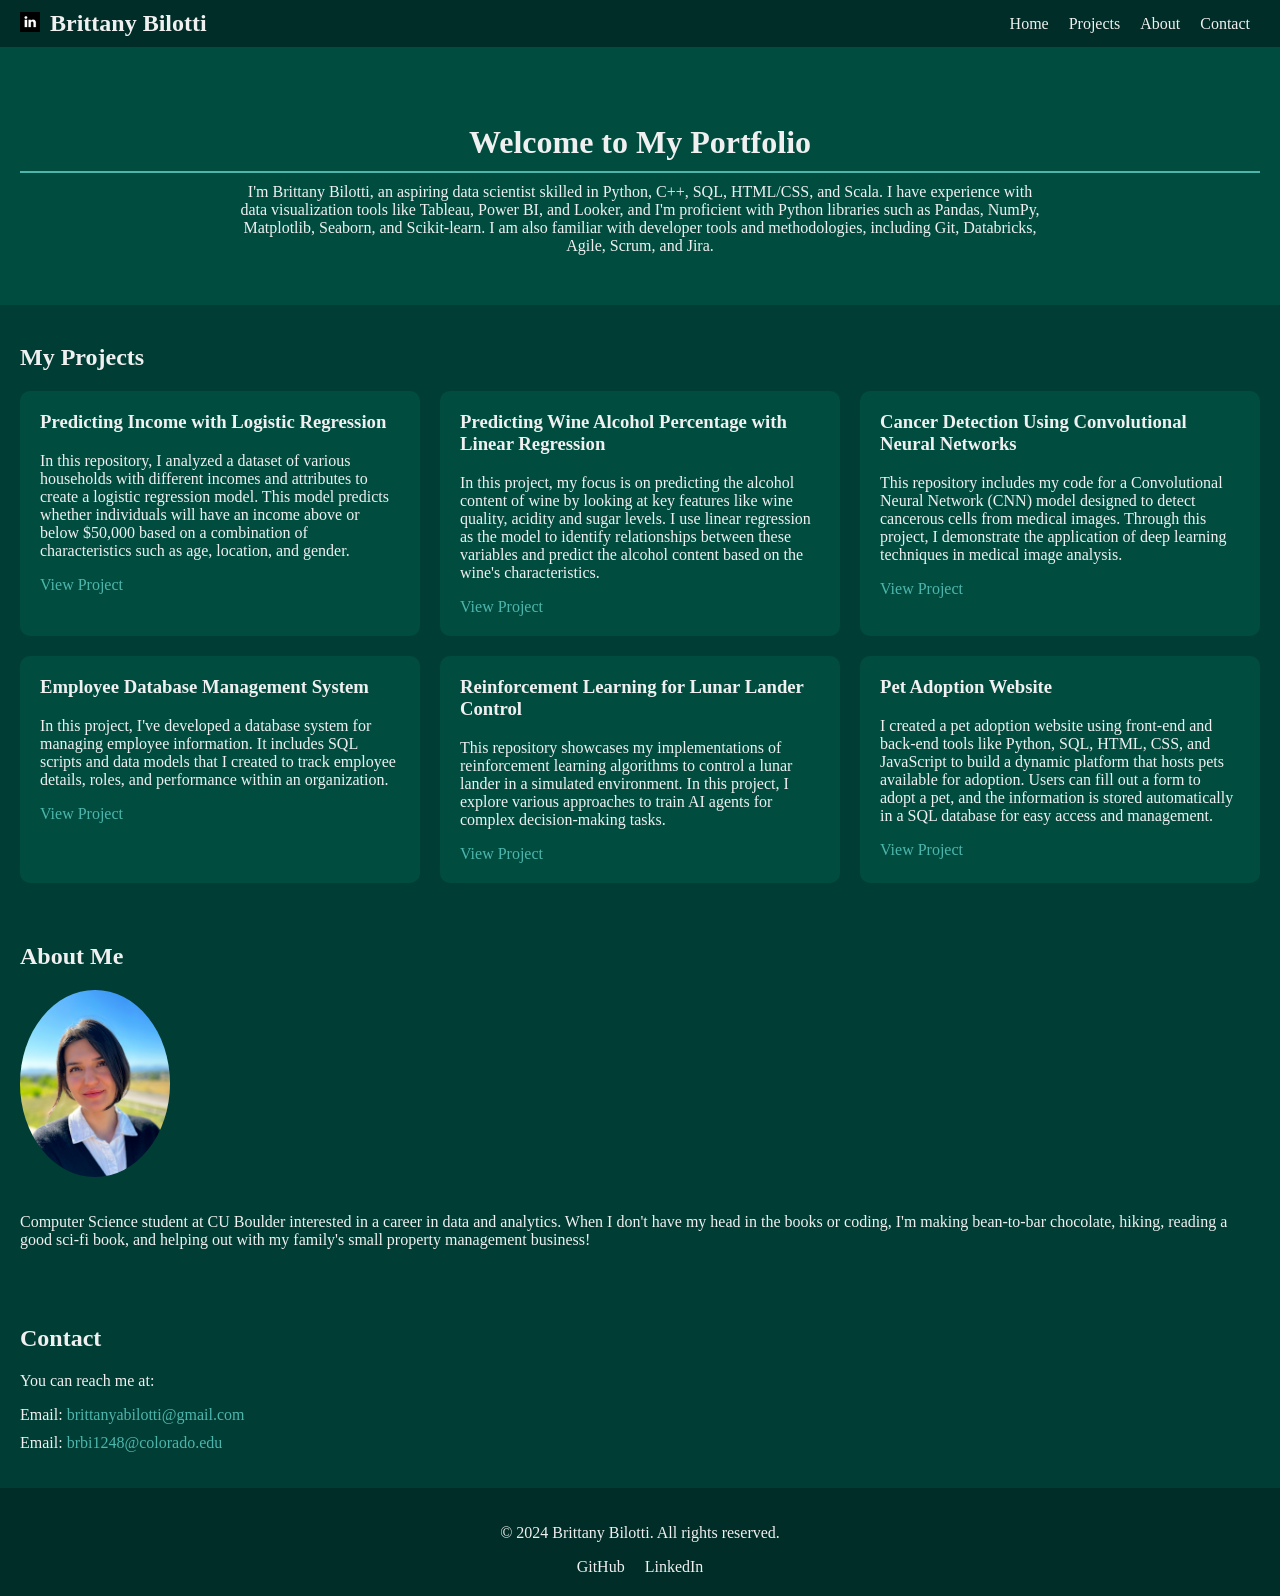
<file: index.html>
<!DOCTYPE html>
<html lang="en">
<head>
    <meta charset="UTF-8">
    <meta name="viewport" content="width=device-width, initial-scale=1.0">
    <title>Brittany Bilotti - Data Scientist Portfolio</title>
    <link rel="stylesheet" href="styles.css">
</head>
<body>
    <header>
        <div class="header-content">
            <a href="https://www.linkedin.com/in/brittanyalexbilotti" class="linkedin-icon">
                <img src="linkedin-logo.jpg" alt="LinkedIn Logo">
            </a>
            <h1>Brittany Bilotti</h1>
            <nav>
                <ul>
                    <li><a href="#home">Home</a></li>
                    <li><a href="#projects">Projects</a></li>
                    <li><a href="#about">About</a></li>
                    <li><a href="#contact">Contact</a></li>
                </ul>
            </nav>
        </div>
    </header>

    <section id="home" class="hero">
        <h2>Welcome to My Portfolio</h2>
        <p>
            I'm Brittany Bilotti, an aspiring data scientist skilled in Python, C++, SQL, HTML/CSS, and Scala. I have experience with data visualization tools like Tableau, Power BI, and Looker, and I'm proficient with Python libraries such as Pandas, NumPy, Matplotlib, Seaborn, and Scikit-learn. I am also familiar with developer tools and methodologies, including Git, Databricks, Agile, Scrum, and Jira.
        </p>
    </section>

    <section id="projects">
        <h2>My Projects</h2>
        <div class="project-grid">
            <article class="project-card">
                <h3>Predicting Income with Logistic Regression</h3>
                <p>In this repository, I analyzed a dataset of various households with different incomes and attributes to create a logistic regression model. This model predicts whether individuals will have an income above or below $50,000 based on a combination of characteristics such as age, location, and gender.</p>
                <a href="https://github.com/brbi1248/3022_Adult_Income_data" class="project-link">View Project</a>
            </article>

            <article class="project-card">
                <h3>Predicting Wine Alcohol Percentage with Linear Regression</h3>
                <p>In this project, my focus is on predicting the alcohol content of wine by looking at key features like wine quality, acidity and sugar levels. I use linear regression as the model to identify relationships between these variables and predict the alcohol content based on the wine's characteristics.</p>
                <a href="https://github.com/brbi1248/Wine_Quality" class="project-link">View Project</a>
            </article>

            <article class="project-card">
                <h3>Cancer Detection Using Convolutional Neural Networks</h3>
                <p>This repository includes my code for a Convolutional Neural Network (CNN) model designed to detect cancerous cells from medical images. Through this project, I demonstrate the application of deep learning techniques in medical image analysis.</p>
                <a href="https://github.com/brbi1248/CNN_cancer_detection" class="project-link">View Project</a>
            </article>

            <article class="project-card">
                <h3>Employee Database Management System</h3>
                <p>In this project, I've developed a database system for managing employee information. It includes SQL scripts and data models that I created to track employee details, roles, and performance within an organization.</p>
                <a href="https://github.com/brbi1248/Employee-Management-Database" class="project-link">View Project</a>
            </article>

            <article class="project-card">
                <h3>Reinforcement Learning for Lunar Lander Control</h3>
                <p>This repository showcases my implementations of reinforcement learning algorithms to control a lunar lander in a simulated environment. In this project, I explore various approaches to train AI agents for complex decision-making tasks.</p>
                <a href="https://github.com/brbi1248/LunarLander_AI_ReinforcementLearning" class="project-link">View Project</a>
            </article>

            <article class="project-card">
                <h3>Pet Adoption Website</h3>
                <p>I created a pet adoption website using front-end and back-end tools like Python, SQL, HTML, CSS, and JavaScript to build a dynamic platform that hosts pets available for adoption. Users can fill out a form to adopt a pet, and the information is stored automatically in a SQL database for easy access and management.</p>
                <a href="https://github.com/brbi1248/Pet_Adoption_Website" class="project-link">View Project</a>
            </article>
        </div>
    </section>

    <section id="about">
        <h2>About Me</h2>
        <div class="about-content">
            <img src="profile-photo.jpg" alt="Brittany Bilotti Profile Photo" class="profile-photo">
            <p>Computer Science student at CU Boulder interested in a career in data and analytics. When I don't have my head in the books or coding, I'm making bean-to-bar chocolate, hiking, reading a good sci-fi book, and helping out with my family's small property management business!</p>
        </div>
    </section>

    <section id="contact">
        <h2>Contact</h2>
        <p>You can reach me at:</p>
        <ul>
            <li>Email: <a href="mailto:brittanyabilotti@gmail.com">brittanyabilotti@gmail.com</a></li>
            <li>Email: <a href="mailto:brbi1248@colorado.edu">brbi1248@colorado.edu</a></li>
        </ul>
    </section>

    <footer>
        <p>&copy; 2024 Brittany Bilotti. All rights reserved.</p>
        <ul>
            <li><a href="https://github.com/brbi1248/brbi1248.github.io">GitHub</a></li>
            <li><a href="https://www.linkedin.com/in/brittanyalexbilotti">LinkedIn</a></li>
        </ul>
    </footer>
</body>
</html>
</file>
<file: styles.css>
/* General body styling */
body {
    font-family: 'Playfair Display', serif; /* Use Playfair Display font */
    background-color: #003d34; /* Dark forest green background */
    color: #f0f0f0; /* Off-white text color with a warmer tone */
    margin: 0;
    padding: 0;
}

/* Hero section styling */
.hero {
    background-color: #004d40; /* Slightly lighter green */
    padding: 50px 20px;
    text-align: center;
}

.hero h2 {
    font-size: 2em;
    margin-bottom: 10px;
    color: #f0f0f0; /* Off-white text color */
    border-bottom: 2px solid #4db6ac; /* Adding a border for emphasis */
    padding-bottom: 10px; /* Space below the heading */
}

.hero p {
    font-size: 1em;
    color: #f0f0f0; /* Off-white text color */
    max-width: 800px; /* Limit width for better readability */
    margin: 0 auto; /* Center the text */
}

/* Header styling */
header {
    background-color: #002d27; /* Slightly darker green for header */
    padding: 10px 20px; /* Adjusted padding */
    color: #f0f0f0; /* Off-white text color with a warmer tone */
}

.header-content {
    display: flex;
    align-items: center; /* Align items vertically */
}

.header-content h1 {
    margin: 0 0 0 10px; /* Space between LinkedIn icon and name */
    font-size: 1.5em; /* Adjust font size if needed */
}

/* LinkedIn icon styling */
.linkedin-icon img {
    width: 20px; /* Adjust size as needed */
    height: auto; /* Maintain aspect ratio */
}

nav {
    margin-left: auto; /* Pushes the navigation to the right */
}

nav ul {
    list-style-type: none;
    margin: 0;
    padding: 0;
    display: flex; /* Keep navigation in a row */
}

nav ul li {
    margin: 0 10px; /* Space between nav items */
}

nav ul li a {
    color: #f0f0f0; /* Off-white text color with a warmer tone */
    text-decoration: none;
}

/* Hover effect for navigation links */
nav ul li a:hover {
    color: #80cbc4; /* Change to a lighter teal on hover */
}

/* Project section styling */
#projects {
    padding: 20px;
}

.project-grid {
    display: grid;
    grid-template-columns: repeat(auto-fill, minmax(300px, 1fr)); /* Responsive grid */
    gap: 20px;
}

.project-card {
    background-color: #004d40; /* Slightly lighter green */
    padding: 20px;
    border-radius: 10px;
}

.project-card h3 {
    margin-top: 0;
    color: #f0f0f0; /* Off-white text color with a warmer tone */
}

.project-link {
    color: #4db6ac; /* Teal color for links */
    text-decoration: none;
}

/* Hover effect for project links */
.project-link:hover {
    color: #80cbc4; /* Change to a lighter teal on hover */
}

/* About section styling */
#about {
    padding: 20px;
}

.about-content {
    display: flex;
    align-items: center;
    gap: 20px;
    flex-wrap: wrap; /* Allow wrapping for smaller screens */
}

.profile-photo {
    border-radius: 50%;
    width: 100%; /* Set to 100% to scale responsively */
    max-width: 150px; /* Limit maximum width */
    height: auto; /* Maintain aspect ratio */
    object-fit: cover;
}

/* Contact section styling */
#contact {
    padding: 20px;
}

#contact ul {
    list-style-type: none;
    padding: 0;
}

#contact ul li {
    margin-bottom: 10px;
}

#contact a {
    color: #4db6ac; /* Teal color for links */
    text-decoration: none;
}

/* Footer styling */
footer {
    background-color: #002d27; /* Slightly darker green for footer */
    padding: 20px;
    text-align: center;
    color: #f0f0f0; /* Off-white text color with a warmer tone */
}

footer ul {
    list-style-type: none;
    padding: 0;
    margin: 0;
    display: flex;
    justify-content: center;
}

footer ul li {
    margin: 0 10px;
}

footer ul li a {
    color: #f0f0f0; /* Off-white text color with a warmer tone */
    text-decoration: none;
}

/* Responsive styles */
@media (max-width: 600px) {
    .header-content {
        flex-direction: column; /* Stack header items vertically */
        align-items: flex-start; /* Align items to the left */
    }

    nav ul {
        flex-direction: column; /* Stack navigation links */
        align-items: flex-start; /* Align links to the left */
    }

    nav ul li {
        margin: 5px 0; /* Adjust margin for vertical stacking */
    }

    .about-content {
        flex-direction: column; /* Stack about section items */
        text-align: center; /* Center text */
    }
}
</file>
